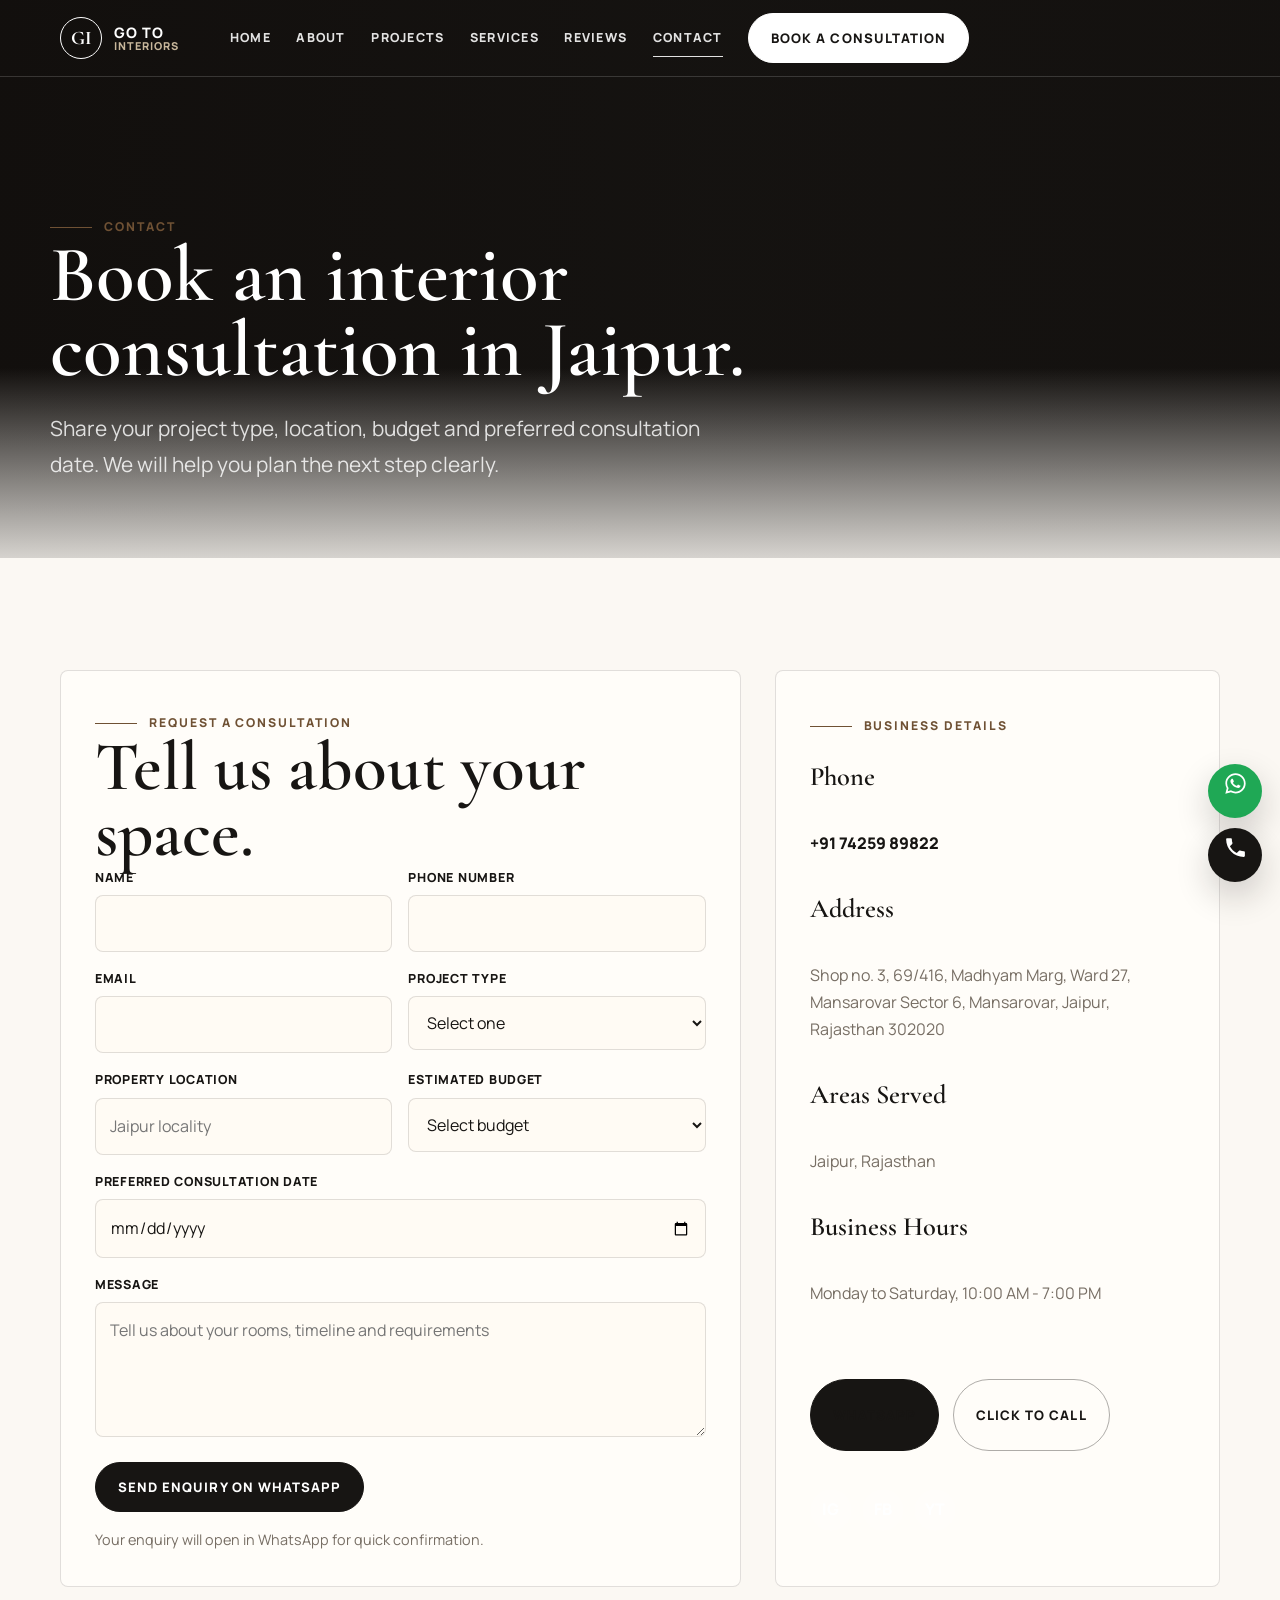
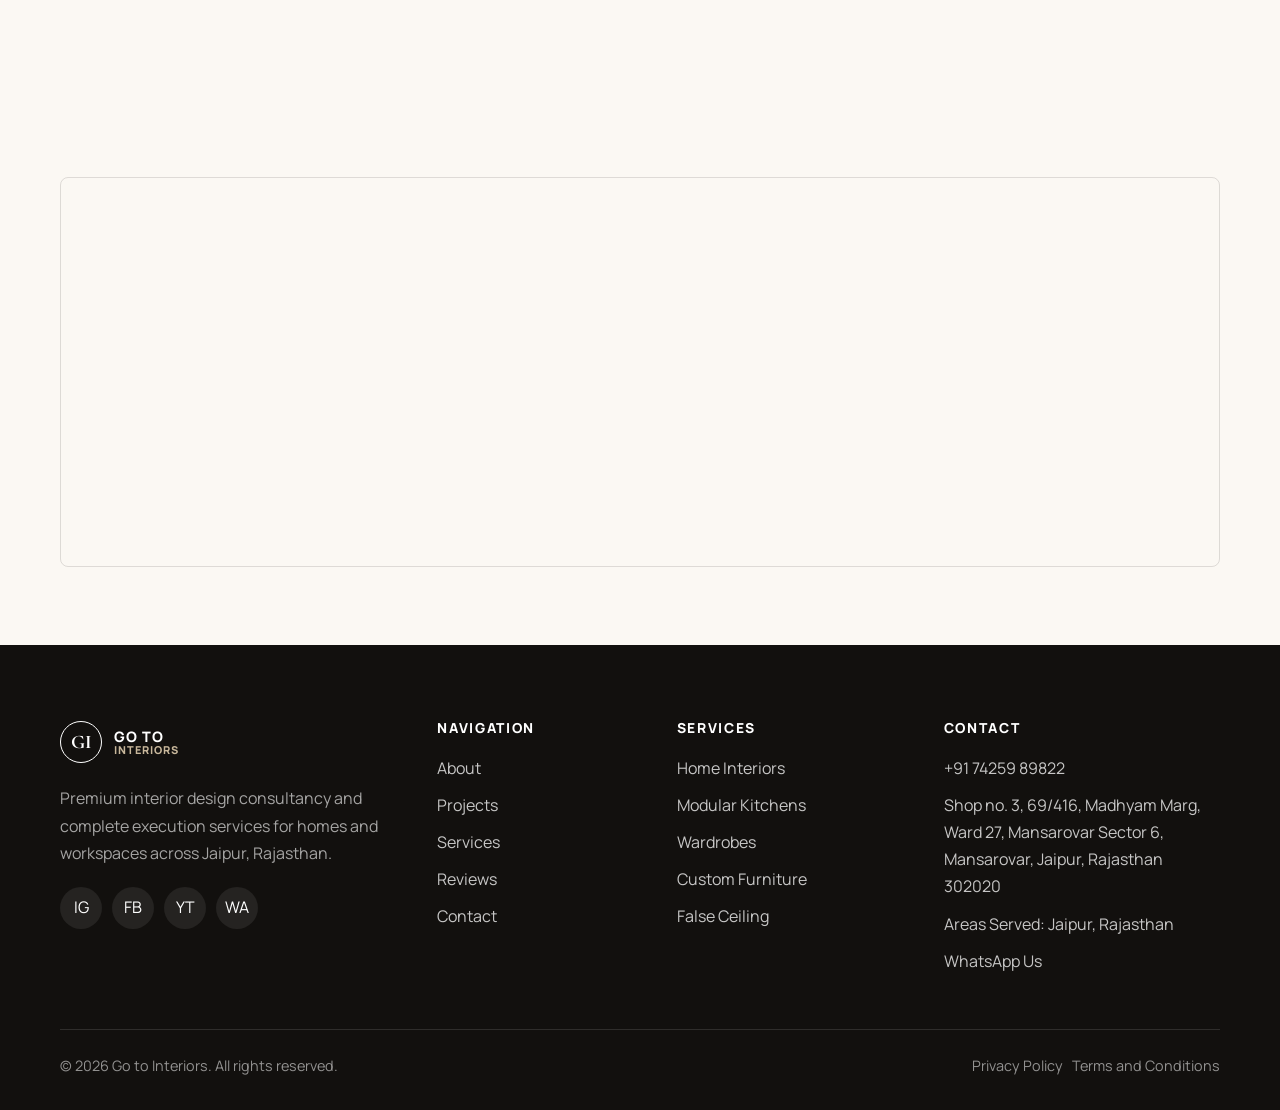
<file: contact.html>
<!doctype html>
<html lang="en">
<head>
  <meta charset="utf-8">
  <meta name="viewport" content="width=device-width, initial-scale=1">
  <title>Contact Interior Designer in Jaipur | Go to Interiors</title>
  <meta name="description" content="Contact Go to Interiors for interior design consultancy, complete home interiors, modular kitchens, wardrobes and execution services in Jaipur, Rajasthan.">
  <meta property="og:title" content="Contact Go to Interiors">
  <meta property="og:description" content="Book a consultation for interior design and execution in Jaipur.">
  <meta property="og:type" content="website">
  <link rel="preconnect" href="https://fonts.googleapis.com">
  <link rel="preconnect" href="https://fonts.gstatic.com" crossorigin>
  <link href="https://fonts.googleapis.com/css2?family=Cormorant+Garamond:wght@500;600;700&family=Manrope:wght@400;500;700;800;900&display=swap" rel="stylesheet">
  <link rel="stylesheet" href="assets/css/styles.css">
</head>
<body>
  <header class="site-header">
    <div class="container nav-wrap">
      <a class="brand" href="index.html"><span class="brand-mark">GI</span><span class="brand-text"><span>Go to</span><span>Interiors</span></span></a>
      <nav class="nav-links" aria-label="Primary navigation"><a href="index.html">Home</a><a href="about.html">About</a><a href="projects.html">Projects</a><a href="services.html">Services</a><a href="reviews.html">Reviews</a><a href="contact.html">Contact</a><a class="btn light" href="contact.html">Book a Consultation</a></nav>
      <button class="menu-toggle" type="button" aria-label="Open menu" aria-expanded="false"><span></span><span></span><span></span></button>
    </div>
  </header>

  <main>
    <section class="hero page-hero" style="--hero-image: url('https://images.unsplash.com/photo-1618220179428-22790b461013?auto=format&fit=crop&w=1800&q=82');">
      <div class="hero-inner reveal">
        <span class="eyebrow">Contact</span>
        <h1>Book an interior consultation in Jaipur.</h1>
        <p>Share your project type, location, budget and preferred consultation date. We will help you plan the next step clearly.</p>
      </div>
    </section>

    <section class="section">
      <div class="container contact-grid">
        <div class="contact-panel reveal">
          <span class="eyebrow">Request a Consultation</span>
          <h2>Tell us about your space.</h2>
          <form class="form-grid" data-enquiry-form>
            <div class="field"><label for="name">Name</label><input id="name" name="name" type="text" autocomplete="name" required></div>
            <div class="field"><label for="phone">Phone number</label><input id="phone" name="phone" type="tel" autocomplete="tel" required></div>
            <div class="field"><label for="email">Email</label><input id="email" name="email" type="email" autocomplete="email"></div>
            <div class="field"><label for="projectType">Project type</label><select id="projectType" name="projectType" required><option value="">Select one</option><option>Complete Home Interiors</option><option>Modular Kitchen</option><option>Modular Wardrobe</option><option>Custom Furniture</option><option>Commercial Interiors</option><option>Renovation</option><option>Other</option></select></div>
            <div class="field"><label for="location">Property location</label><input id="location" name="location" type="text" placeholder="Jaipur locality"></div>
            <div class="field"><label for="budget">Estimated budget</label><select id="budget" name="budget"><option value="">Select budget</option><option>Under 2 lakh</option><option>2 lakh to 5 lakh</option><option>5 lakh to 10 lakh</option><option>10 lakh to 25 lakh</option><option>25 lakh and above</option></select></div>
            <div class="field full"><label for="date">Preferred consultation date</label><input id="date" name="date" type="date"></div>
            <div class="field full"><label for="message">Message</label><textarea id="message" name="message" placeholder="Tell us about your rooms, timeline and requirements"></textarea></div>
            <div class="field full"><button class="btn" type="submit">Send Enquiry on WhatsApp</button><p class="form-note" aria-live="polite">Your enquiry will open in WhatsApp for quick confirmation.</p></div>
          </form>
        </div>

        <aside class="contact-panel contact-list reveal">
          <span class="eyebrow">Business Details</span>
          <h3>Phone</h3>
          <a href="tel:+917425989822">+91 74259 89822</a>
          <h3>Address</h3>
          <p>Shop no. 3, 69/416, Madhyam Marg, Ward 27, Mansarovar Sector 6, Mansarovar, Jaipur, Rajasthan 302020</p>
          <h3>Areas Served</h3>
          <p>Jaipur, Rajasthan</p>
          <h3>Business Hours</h3>
          <p>Monday to Saturday, 10:00 AM - 7:00 PM</p>
          <div class="inline-actions"><a class="btn" data-whatsapp-link target="_blank" rel="noopener">WhatsApp</a><a class="btn ghost" href="tel:+917425989822">Click to Call</a></div>
          <div class="socials"><a href="https://www.instagram.com/" target="_blank" rel="noopener" aria-label="Instagram">IG</a><a href="https://www.facebook.com/" target="_blank" rel="noopener" aria-label="Facebook">FB</a><a href="https://www.youtube.com/" target="_blank" rel="noopener" aria-label="YouTube">YT</a></div>
        </aside>
      </div>
    </section>

    <section class="section tight">
      <div class="container">
        <div class="map-wrap reveal">
          <iframe title="Go to Interiors Jaipur map" loading="lazy" referrerpolicy="no-referrer-when-downgrade" src="https://www.google.com/maps?q=Karni%20Palace%20Road%2C%20Shree%20Ram%20Nagar-A%2C%20Panchyawala%2C%20Jaipur%2C%20Rajasthan%20302034&output=embed"></iframe>
        </div>
      </div>
    </section>
  </main>

  <footer class="site-footer">
    <div class="container footer-grid">
      <div><a class="brand" href="index.html"><span class="brand-mark">GI</span><span class="brand-text"><span>Go to</span><span>Interiors</span></span></a><p>Premium interior design consultancy and complete execution services for homes and workspaces across Jaipur, Rajasthan.</p><div class="socials"><a href="https://www.instagram.com/" target="_blank" rel="noopener">IG</a><a href="https://www.facebook.com/" target="_blank" rel="noopener">FB</a><a href="https://www.youtube.com/" target="_blank" rel="noopener">YT</a><a data-whatsapp-link target="_blank" rel="noopener">WA</a></div></div>
      <div class="footer-col"><h3>Navigation</h3><div class="footer-links"><a href="about.html">About</a><a href="projects.html">Projects</a><a href="services.html">Services</a><a href="reviews.html">Reviews</a><a href="contact.html">Contact</a></div></div>
      <div class="footer-col"><h3>Services</h3><div class="footer-links"><a href="services.html">Home Interiors</a><a href="services.html">Modular Kitchens</a><a href="services.html">Wardrobes</a><a href="services.html">Custom Furniture</a><a href="services.html">False Ceiling</a></div></div>
      <div class="footer-col"><h3>Contact</h3><div class="footer-links"><a href="tel:+917425989822">+91 74259 89822</a><span>Shop no. 3, 69/416, Madhyam Marg, Ward 27, Mansarovar Sector 6, Mansarovar, Jaipur, Rajasthan 302020</span><span>Areas Served: Jaipur, Rajasthan</span><a data-whatsapp-link target="_blank" rel="noopener">WhatsApp Us</a></div></div>
    </div>
    <div class="container footer-bottom"><span>&copy; 2026 Go to Interiors. All rights reserved.</span><span><a href="privacy.html">Privacy Policy</a> &nbsp; <a href="terms.html">Terms and Conditions</a></span></div>
  </footer>
  <div class="floating-contact"><a data-whatsapp-link target="_blank" rel="noopener">WA</a><a href="tel:+917425989822">Call</a></div>
  <div class="mobile-contact-bar"><a data-whatsapp-link target="_blank" rel="noopener">WhatsApp</a><a href="tel:+917425989822">Call Now</a></div>
  <script src="assets/js/site.js" defer></script>
</body>
</html>
</file>
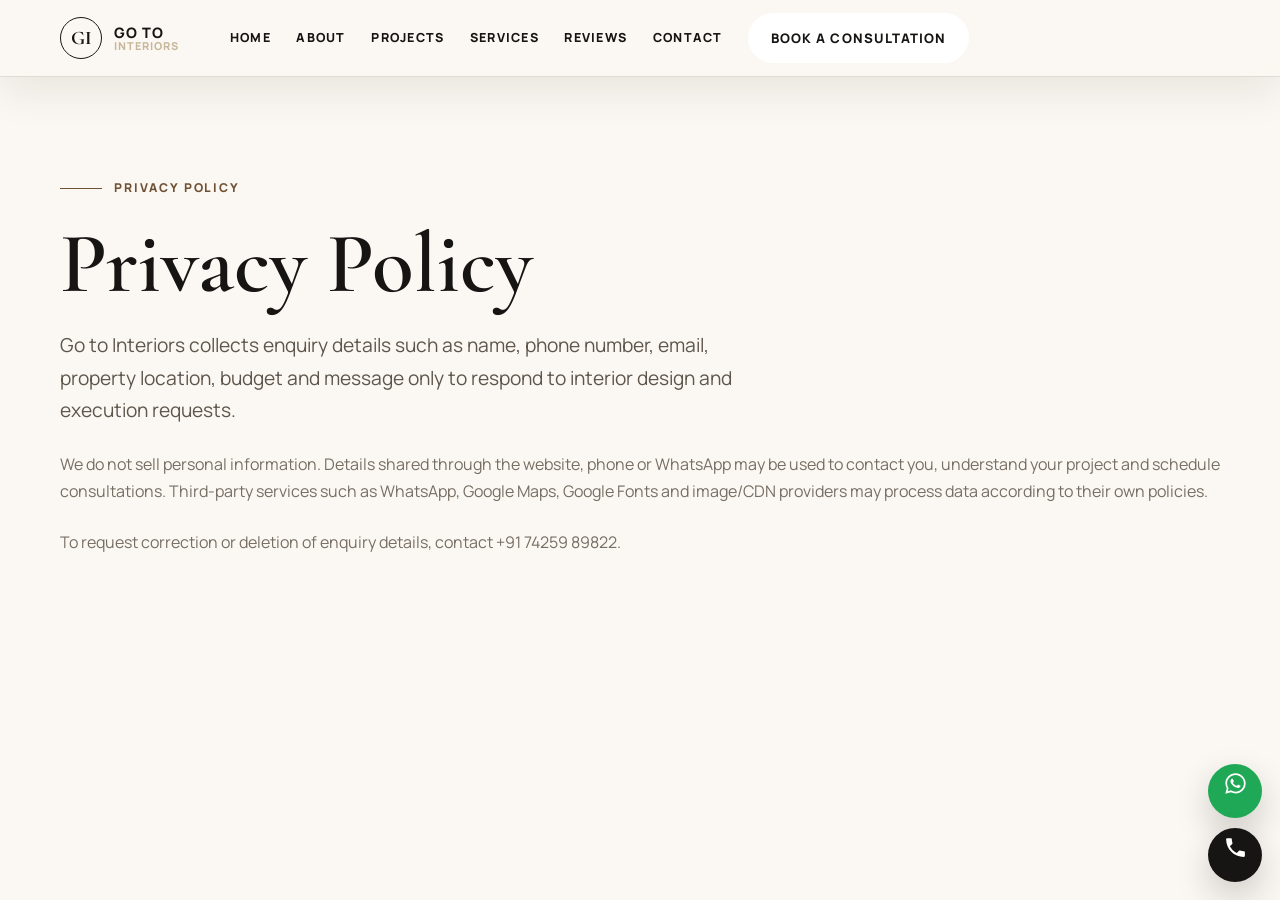
<file: privacy.html>
<!doctype html>
<html lang="en">
<head>
  <meta charset="utf-8">
  <meta name="viewport" content="width=device-width, initial-scale=1">
  <title>Privacy Policy | Go to Interiors</title>
  <meta name="description" content="Privacy policy for Go to Interiors interior design enquiries and website contact forms.">
  <link rel="preconnect" href="https://fonts.googleapis.com">
  <link rel="preconnect" href="https://fonts.gstatic.com" crossorigin>
  <link href="https://fonts.googleapis.com/css2?family=Cormorant+Garamond:wght@500;600;700&family=Manrope:wght@400;500;700;800;900&display=swap" rel="stylesheet">
  <link rel="stylesheet" href="assets/css/styles.css">
</head>
<body>
  <header class="site-header light-bg">
    <div class="container nav-wrap">
      <a class="brand" href="index.html"><span class="brand-mark">GI</span><span class="brand-text"><span>Go to</span><span>Interiors</span></span></a>
      <nav class="nav-links" aria-label="Primary navigation"><a href="index.html">Home</a><a href="about.html">About</a><a href="projects.html">Projects</a><a href="services.html">Services</a><a href="reviews.html">Reviews</a><a href="contact.html">Contact</a><a class="btn light" href="contact.html">Book a Consultation</a></nav>
      <button class="menu-toggle" type="button" aria-label="Open menu" aria-expanded="false"><span></span><span></span><span></span></button>
    </div>
  </header>
  <main>
    <section class="section" style="padding-top: 170px;">
      <div class="container content-stack">
        <span class="eyebrow">Privacy Policy</span>
        <h1>Privacy Policy</h1>
        <p class="lead">Go to Interiors collects enquiry details such as name, phone number, email, property location, budget and message only to respond to interior design and execution requests.</p>
        <p>We do not sell personal information. Details shared through the website, phone or WhatsApp may be used to contact you, understand your project and schedule consultations. Third-party services such as WhatsApp, Google Maps, Google Fonts and image/CDN providers may process data according to their own policies.</p>
        <p>To request correction or deletion of enquiry details, contact <a href="tel:+917425989822">+91 74259 89822</a>.</p>
      </div>
    </section>
  </main>
  <div class="floating-contact"><a data-whatsapp-link target="_blank" rel="noopener">WA</a><a href="tel:+917425989822">Call</a></div>
  <div class="mobile-contact-bar"><a data-whatsapp-link target="_blank" rel="noopener">WhatsApp</a><a href="tel:+917425989822">Call Now</a></div>
  <script src="assets/js/site.js" defer></script>
</body>
</html>
</file>
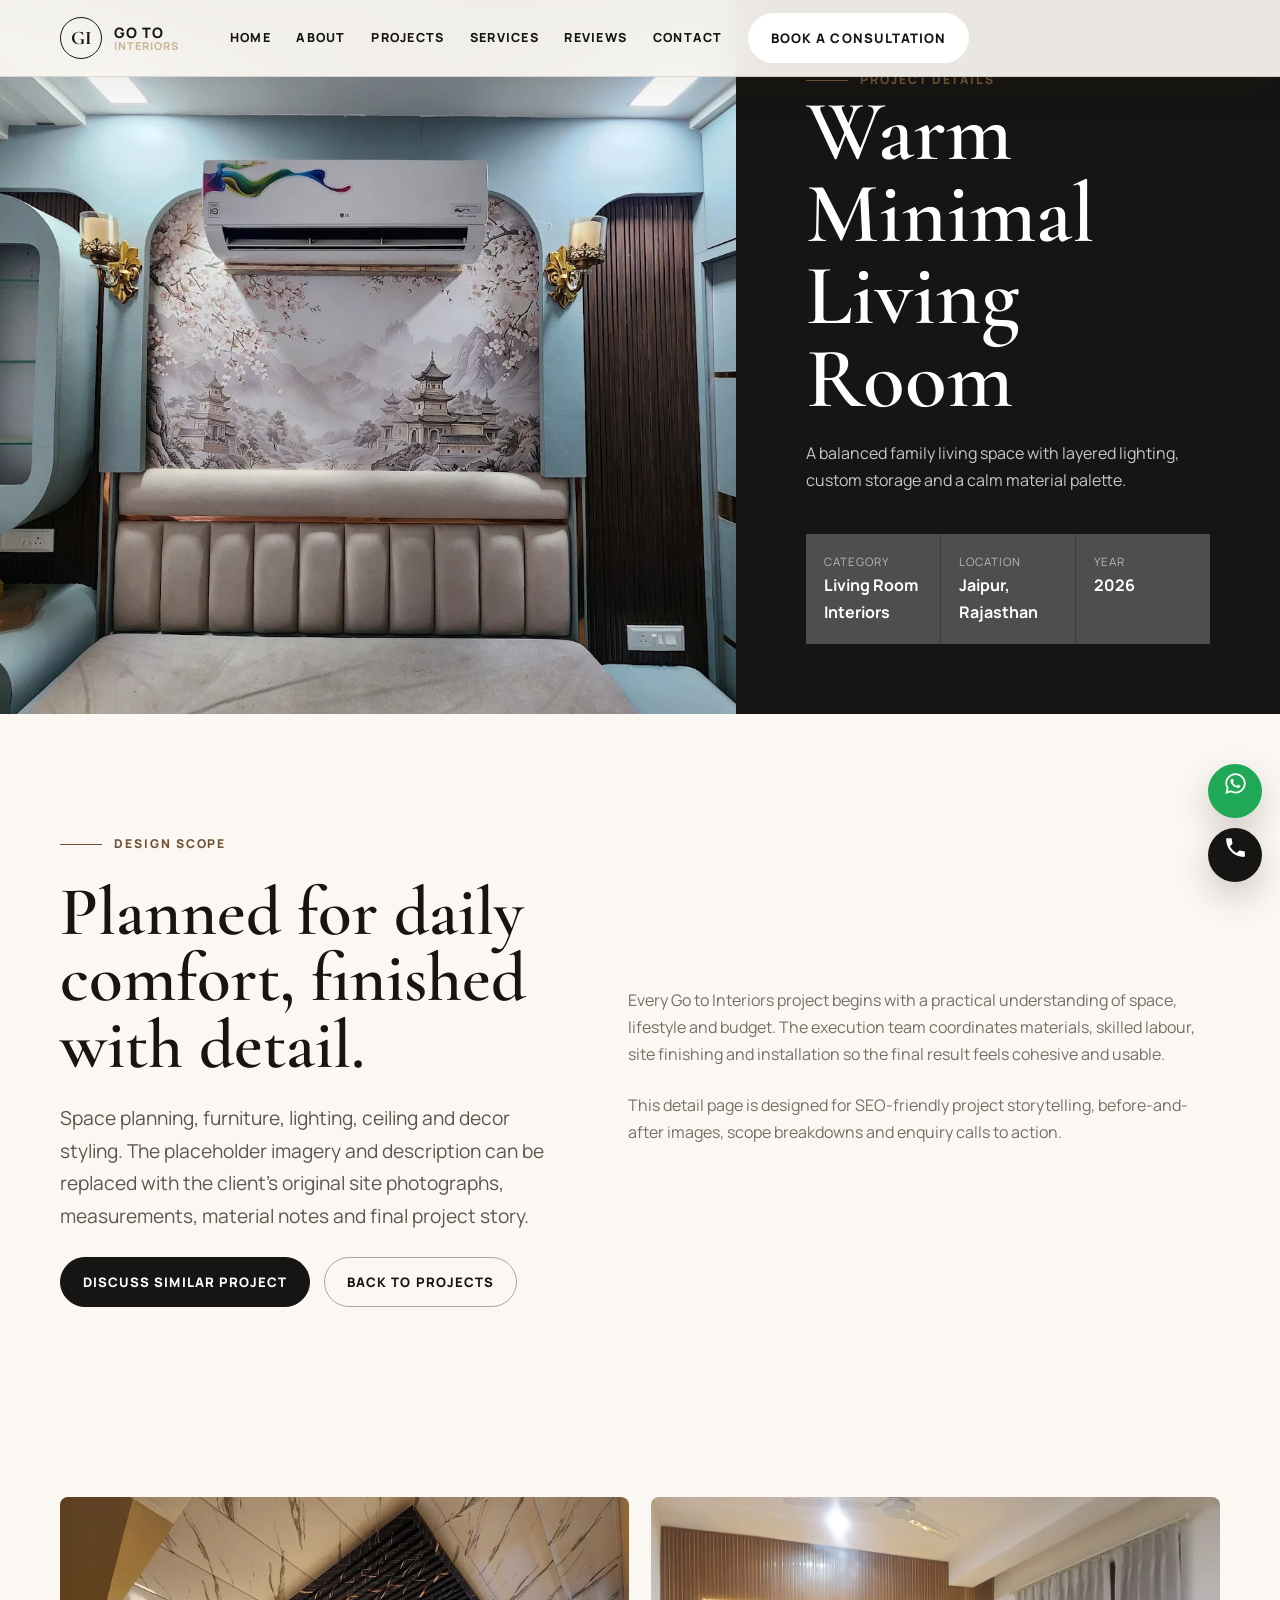
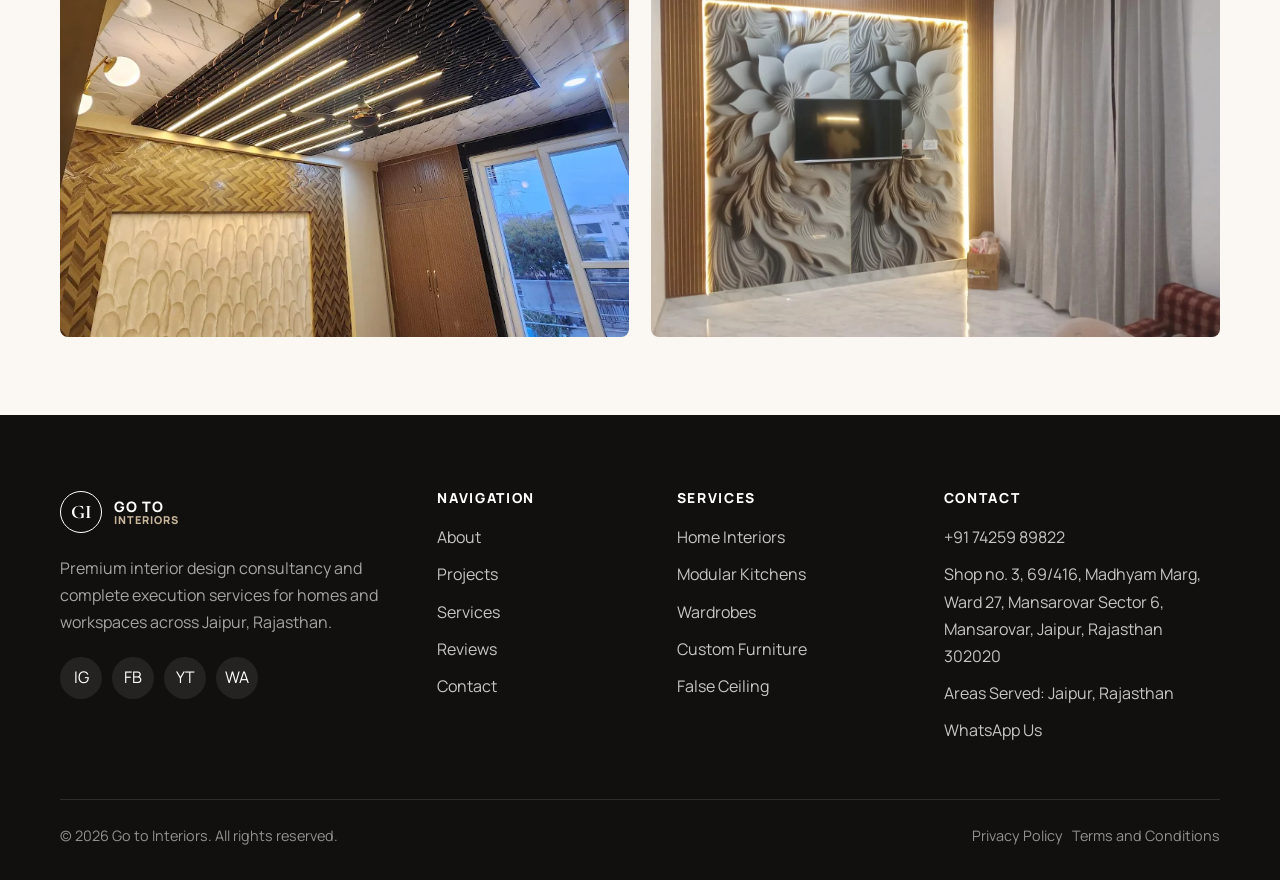
<file: project-details.html>
<!doctype html>
<html lang="en">
<head>
  <meta charset="utf-8">
  <meta name="viewport" content="width=device-width, initial-scale=1">
  <title>Project Details | Go to Interiors Jaipur</title>
  <meta name="description" content="View interior design project details by Go to Interiors in Jaipur, including room category, location, scope and gallery.">
  <meta property="og:title" content="Interior Project Details | Go to Interiors">
  <meta property="og:description" content="Premium interior project details and gallery in Jaipur.">
  <meta property="og:type" content="article">
  <link rel="preconnect" href="https://fonts.googleapis.com">
  <link rel="preconnect" href="https://fonts.gstatic.com" crossorigin>
  <link href="https://fonts.googleapis.com/css2?family=Cormorant+Garamond:wght@500;600;700&family=Manrope:wght@400;500;700;800;900&display=swap" rel="stylesheet">
  <link rel="stylesheet" href="assets/css/styles.css">
</head>
<body>
  <header class="site-header light-bg">
    <div class="container nav-wrap">
      <a class="brand" href="index.html"><span class="brand-mark">GI</span><span class="brand-text"><span>Go to</span><span>Interiors</span></span></a>
      <nav class="nav-links" aria-label="Primary navigation"><a href="index.html">Home</a><a href="about.html">About</a><a href="projects.html">Projects</a><a href="services.html">Services</a><a href="reviews.html">Reviews</a><a href="contact.html">Contact</a><a class="btn light" href="contact.html">Book a Consultation</a></nav>
      <button class="menu-toggle" type="button" aria-label="Open menu" aria-expanded="false"><span></span><span></span><span></span></button>
    </div>
  </header>

  <main data-project-detail></main>

  <footer class="site-footer">
    <div class="container footer-grid">
      <div><a class="brand" href="index.html"><span class="brand-mark">GI</span><span class="brand-text"><span>Go to</span><span>Interiors</span></span></a><p>Premium interior design consultancy and complete execution services for homes and workspaces across Jaipur, Rajasthan.</p><div class="socials"><a href="https://www.instagram.com/" target="_blank" rel="noopener">IG</a><a href="https://www.facebook.com/" target="_blank" rel="noopener">FB</a><a href="https://www.youtube.com/" target="_blank" rel="noopener">YT</a><a data-whatsapp-link target="_blank" rel="noopener">WA</a></div></div>
      <div class="footer-col"><h3>Navigation</h3><div class="footer-links"><a href="about.html">About</a><a href="projects.html">Projects</a><a href="services.html">Services</a><a href="reviews.html">Reviews</a><a href="contact.html">Contact</a></div></div>
      <div class="footer-col"><h3>Services</h3><div class="footer-links"><a href="services.html">Home Interiors</a><a href="services.html">Modular Kitchens</a><a href="services.html">Wardrobes</a><a href="services.html">Custom Furniture</a><a href="services.html">False Ceiling</a></div></div>
      <div class="footer-col"><h3>Contact</h3><div class="footer-links"><a href="tel:+917425989822">+91 74259 89822</a><span>Shop no. 3, 69/416, Madhyam Marg, Ward 27, Mansarovar Sector 6, Mansarovar, Jaipur, Rajasthan 302020</span><span>Areas Served: Jaipur, Rajasthan</span><a data-whatsapp-link target="_blank" rel="noopener">WhatsApp Us</a></div></div>
    </div>
    <div class="container footer-bottom"><span>&copy; 2026 Go to Interiors. All rights reserved.</span><span><a href="privacy.html">Privacy Policy</a> &nbsp; <a href="terms.html">Terms and Conditions</a></span></div>
  </footer>
  <div class="floating-contact"><a data-whatsapp-link target="_blank" rel="noopener">WA</a><a href="tel:+917425989822">Call</a></div>
  <div class="mobile-contact-bar"><a data-whatsapp-link target="_blank" rel="noopener">WhatsApp</a><a href="tel:+917425989822">Call Now</a></div>
  <script src="assets/js/site.js" defer></script>
</body>
</html>
</file>
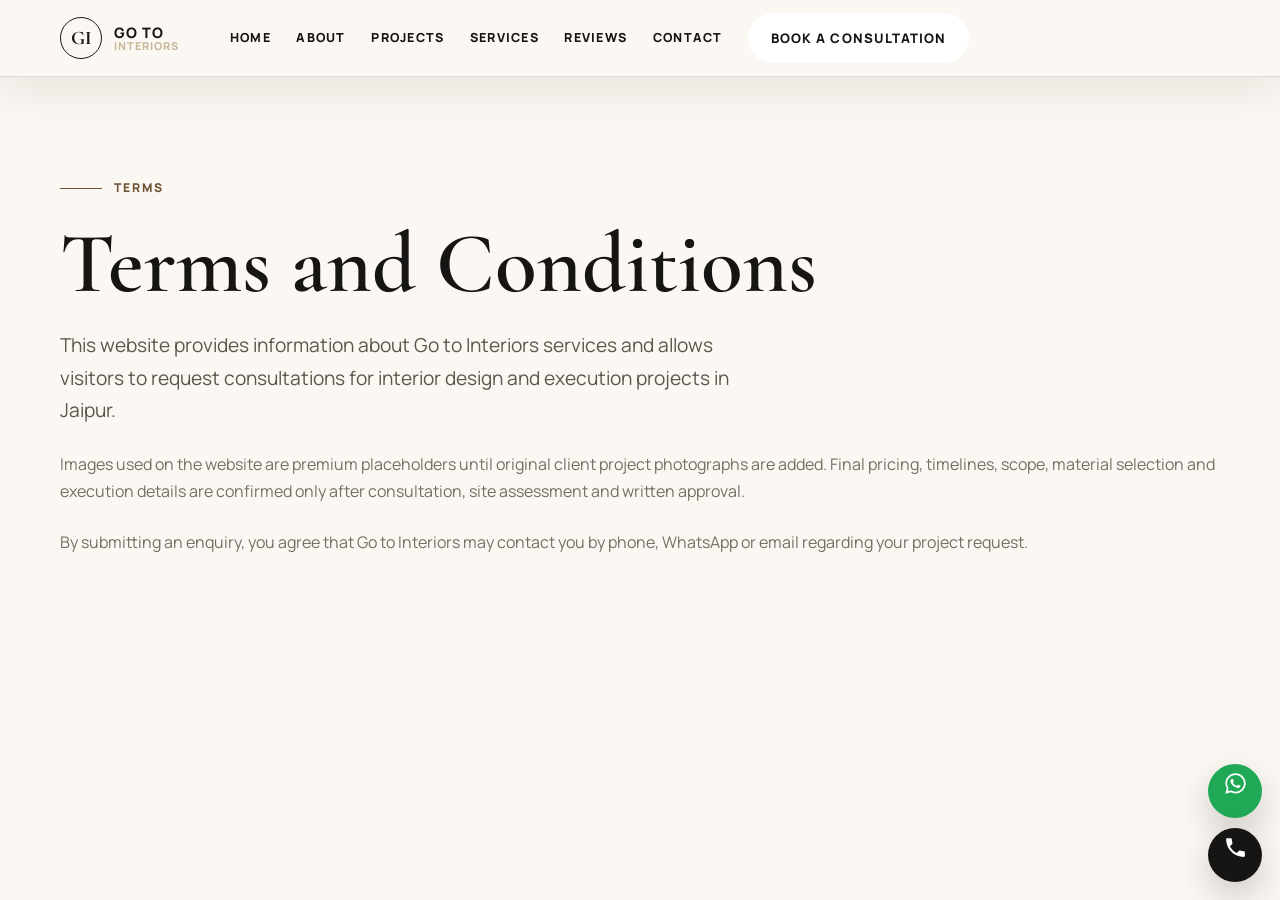
<file: terms.html>
<!doctype html>
<html lang="en">
<head>
  <meta charset="utf-8">
  <meta name="viewport" content="width=device-width, initial-scale=1">
  <title>Terms and Conditions | Go to Interiors</title>
  <meta name="description" content="Website terms and conditions for Go to Interiors interior design and execution enquiries.">
  <link rel="preconnect" href="https://fonts.googleapis.com">
  <link rel="preconnect" href="https://fonts.gstatic.com" crossorigin>
  <link href="https://fonts.googleapis.com/css2?family=Cormorant+Garamond:wght@500;600;700&family=Manrope:wght@400;500;700;800;900&display=swap" rel="stylesheet">
  <link rel="stylesheet" href="assets/css/styles.css">
</head>
<body>
  <header class="site-header light-bg">
    <div class="container nav-wrap">
      <a class="brand" href="index.html"><span class="brand-mark">GI</span><span class="brand-text"><span>Go to</span><span>Interiors</span></span></a>
      <nav class="nav-links" aria-label="Primary navigation"><a href="index.html">Home</a><a href="about.html">About</a><a href="projects.html">Projects</a><a href="services.html">Services</a><a href="reviews.html">Reviews</a><a href="contact.html">Contact</a><a class="btn light" href="contact.html">Book a Consultation</a></nav>
      <button class="menu-toggle" type="button" aria-label="Open menu" aria-expanded="false"><span></span><span></span><span></span></button>
    </div>
  </header>
  <main>
    <section class="section" style="padding-top: 170px;">
      <div class="container content-stack">
        <span class="eyebrow">Terms</span>
        <h1>Terms and Conditions</h1>
        <p class="lead">This website provides information about Go to Interiors services and allows visitors to request consultations for interior design and execution projects in Jaipur.</p>
        <p>Images used on the website are premium placeholders until original client project photographs are added. Final pricing, timelines, scope, material selection and execution details are confirmed only after consultation, site assessment and written approval.</p>
        <p>By submitting an enquiry, you agree that Go to Interiors may contact you by phone, WhatsApp or email regarding your project request.</p>
      </div>
    </section>
  </main>
  <div class="floating-contact"><a data-whatsapp-link target="_blank" rel="noopener">WA</a><a href="tel:+917425989822">Call</a></div>
  <div class="mobile-contact-bar"><a data-whatsapp-link target="_blank" rel="noopener">WhatsApp</a><a href="tel:+917425989822">Call Now</a></div>
  <script src="assets/js/site.js" defer></script>
</body>
</html>
</file>
<file: assets/css/styles.css>
:root {
  --paper: #fbf8f3;
  --surface: #fffdf9;
  --sand: #eadfce;
  --stone: #c8b79b;
  --bronze: #9b7651;
  --bronze-dark: #6f5134;
  --charcoal: #171513;
  --ink: #2b2723;
  --muted: #776e64;
  --line: rgba(23, 21, 19, 0.13);
  --white: #ffffff;
  --shadow: 0 24px 70px rgba(23, 21, 19, 0.13);
  --radius: 8px;
  --heading: "Cormorant Garamond", Georgia, serif;
  --body: "Manrope", Arial, sans-serif;
}

*,
*::before,
*::after {
  box-sizing: border-box;
}

html {
  scroll-behavior: smooth;
}

body {
  margin: 0;
  font-family: var(--body);
  color: var(--ink);
  background: var(--paper);
  line-height: 1.7;
  text-rendering: optimizeLegibility;
}

body.menu-open {
  overflow: hidden;
}

img {
  display: block;
  max-width: 100%;
}

a {
  color: inherit;
  text-decoration: none;
}

button,
input,
select,
textarea {
  font: inherit;
}

button {
  cursor: pointer;
}

::selection {
  color: var(--white);
  background: var(--bronze);
}

.container {
  width: min(1160px, calc(100% - 40px));
  margin-inline: auto;
}

.section {
  padding: 112px 0;
}

.section.tight {
  padding: 78px 0;
}

.eyebrow {
  display: inline-flex;
  align-items: center;
  gap: 12px;
  color: var(--bronze-dark);
  font-size: 0.76rem;
  font-weight: 800;
  letter-spacing: 0.16em;
  text-transform: uppercase;
}

.eyebrow::before {
  content: "";
  width: 42px;
  height: 1px;
  background: currentColor;
}

h1,
h2,
h3,
h4 {
  margin: 0;
  color: var(--charcoal);
  font-family: var(--heading);
  font-weight: 600;
  letter-spacing: 0;
  line-height: 0.96;
}

h1 {
  font-size: clamp(2.8rem, 6.7vw, 6.2rem);
}

h2 {
  font-size: clamp(2.45rem, 5.4vw, 5rem);
}

h3 {
  font-size: clamp(1.55rem, 2.8vw, 2.5rem);
}

p {
  margin: 0;
  color: var(--muted);
}

.lead {
  max-width: 680px;
  font-size: clamp(1rem, 1.6vw, 1.2rem);
  color: #5e554c;
}

.section-head {
  display: grid;
  grid-template-columns: minmax(0, 0.95fr) minmax(280px, 0.65fr);
  gap: 40px;
  align-items: end;
  margin-bottom: 48px;
}

.section-head.center {
  display: block;
  max-width: 760px;
  margin-inline: auto;
  text-align: center;
}

.section-head.center .eyebrow {
  justify-content: center;
}

.section-head.center .eyebrow::after {
  content: "";
  width: 42px;
  height: 1px;
  background: currentColor;
}

.section-head h2 {
  margin-top: 14px;
}

.section-head p {
  margin-top: 20px;
}

.btn {
  display: inline-flex;
  align-items: center;
  justify-content: center;
  gap: 10px;
  min-height: 48px;
  padding: 13px 22px;
  border: 1px solid var(--charcoal);
  border-radius: 999px;
  background: var(--charcoal);
  color: var(--white);
  font-size: 0.82rem;
  font-weight: 800;
  letter-spacing: 0.08em;
  text-transform: uppercase;
  transition: transform 220ms ease, background 220ms ease, color 220ms ease, border-color 220ms ease;
}

.btn:hover,
.btn:focus-visible {
  transform: translateY(-2px);
  background: var(--bronze);
  border-color: var(--bronze);
}

.btn.ghost {
  background: transparent;
  color: var(--charcoal);
  border-color: rgba(23, 21, 19, 0.35);
}

.btn.ghost:hover,
.btn.ghost:focus-visible {
  background: var(--charcoal);
  color: var(--white);
  border-color: var(--charcoal);
}

.btn.light {
  background: var(--white);
  color: var(--charcoal);
  border-color: var(--white);
}

.btn.light:hover,
.btn.light:focus-visible {
  background: var(--bronze);
  color: var(--white);
  border-color: var(--bronze);
}

.site-header {
  position: fixed;
  inset: 0 0 auto;
  z-index: 1000;
  border-bottom: 1px solid rgba(255, 255, 255, 0.16);
  transition: background 240ms ease, box-shadow 240ms ease, border-color 240ms ease;
}

.site-header.is-scrolled,
.site-header.light-bg {
  background: rgba(251, 248, 243, 0.93);
  border-color: var(--line);
  box-shadow: 0 16px 42px rgba(23, 21, 19, 0.08);
  backdrop-filter: blur(18px);
}

.nav-wrap {
  display: flex;
  align-items: center;
  justify-content: flex-start;
  gap: clamp(30px, 4vw, 64px);
  min-height: 76px;
}

.brand {
  display: inline-flex;
  align-items: center;
  gap: 12px;
  color: var(--white);
  font-weight: 900;
  letter-spacing: 0.06em;
  text-transform: uppercase;
}

.site-header.is-scrolled .brand,
.site-header.light-bg .brand {
  color: var(--charcoal);
}

.brand-mark {
  display: grid;
  width: 42px;
  height: 42px;
  place-items: center;
  border: 1px solid currentColor;
  border-radius: 50%;
  font-family: var(--heading);
  font-size: 1.2rem;
  letter-spacing: 0;
}

.brand-text {
  display: grid;
  line-height: 1.05;
}

.brand-text span:first-child {
  font-size: 0.9rem;
}

.brand-text span:last-child {
  font-size: 0.68rem;
  color: var(--stone);
}

.nav-links {
  display: flex;
  align-items: center;
  gap: clamp(18px, 2vw, 28px);
}

.nav-links a:not(.btn) {
  position: relative;
  color: rgba(255, 255, 255, 0.88);
  font-size: 0.78rem;
  font-weight: 800;
  letter-spacing: 0.1em;
  text-transform: uppercase;
}

.site-header.is-scrolled .nav-links a:not(.btn),
.site-header.light-bg .nav-links a:not(.btn) {
  color: var(--charcoal);
}

.nav-links a:not(.btn)::after {
  position: absolute;
  right: 0;
  bottom: -8px;
  left: auto;
  width: 0;
  height: 1px;
  content: "";
  background: currentColor;
  transition: width 220ms ease, left 220ms ease;
}

.nav-links a:hover::after,
.nav-links a.active::after {
  right: auto;
  left: 0;
  width: 100%;
}

.menu-toggle {
  display: none;
  width: 48px;
  height: 48px;
  border: 1px solid rgba(255, 255, 255, 0.35);
  border-radius: 50%;
  background: transparent;
  color: var(--white);
}

.site-header.is-scrolled .menu-toggle,
.site-header.light-bg .menu-toggle {
  color: var(--charcoal);
  border-color: var(--line);
}

.menu-toggle span {
  display: block;
  width: 18px;
  height: 1px;
  margin: 5px auto;
  background: currentColor;
  transition: transform 220ms ease, opacity 220ms ease;
}

.menu-open .menu-toggle span:nth-child(1) {
  transform: translateY(6px) rotate(45deg);
}

.menu-open .menu-toggle span:nth-child(2) {
  opacity: 0;
}

.menu-open .menu-toggle span:nth-child(3) {
  transform: translateY(-6px) rotate(-45deg);
}

.hero {
  position: relative;
  min-height: 100svh;
  display: grid;
  align-items: end;
  overflow: hidden;
  color: var(--white);
  background: var(--charcoal);
}

.hero::before {
  position: absolute;
  inset: 0;
  content: "";
  background:
    linear-gradient(90deg, rgba(17, 14, 12, 0.84), rgba(17, 14, 12, 0.36) 56%, rgba(17, 14, 12, 0.55)),
    var(--hero-image) center / cover no-repeat;
  animation: heroZoom 15s ease-in-out infinite alternate;
}

.hero::after {
  position: absolute;
  inset: auto 0 0;
  height: 34%;
  content: "";
  background: linear-gradient(0deg, var(--paper), transparent);
  opacity: 0.84;
}

@keyframes heroZoom {
  from {
    transform: scale(1);
  }
  to {
    transform: scale(1.07);
  }
}

.hero-inner {
  position: relative;
  z-index: 1;
  width: min(1180px, calc(100% - 40px));
  margin: 0 auto;
  padding: 108px 0 52px;
}

.hero-content {
  max-width: 810px;
}

.hero h1 {
  color: var(--white);
  font-size: clamp(3rem, 6.2vw, 6rem);
  line-height: 0.94;
  text-wrap: balance;
}

.hero p {
  max-width: 660px;
  margin-top: 24px;
  color: rgba(255, 255, 255, 0.82);
  font-size: clamp(1.02rem, 1.8vw, 1.3rem);
}

.hero-actions,
.inline-actions {
  display: flex;
  flex-wrap: wrap;
  gap: 14px;
  margin-top: 32px;
}

.trust-pill {
  display: inline-flex;
  align-items: center;
  gap: 12px;
  margin-bottom: 22px;
  padding: 9px 14px;
  border: 1px solid rgba(255, 255, 255, 0.28);
  border-radius: 999px;
  color: rgba(255, 255, 255, 0.9);
  background: rgba(255, 255, 255, 0.08);
  backdrop-filter: blur(14px);
  font-size: 0.85rem;
}

.trust-pill strong {
  color: var(--white);
}

.hero-meta {
  display: grid;
  grid-template-columns: repeat(4, 1fr);
  gap: 1px;
  width: min(860px, 100%);
  margin-top: 34px;
  background: rgba(255, 255, 255, 0.16);
}

.hero-meta div {
  padding: 20px;
  background: rgba(23, 21, 19, 0.35);
  backdrop-filter: blur(10px);
}

.hero-meta b {
  display: block;
  color: var(--white);
  font-family: var(--heading);
  font-size: 2.2rem;
  line-height: 1;
}

.hero-meta span {
  color: rgba(255, 255, 255, 0.72);
  font-size: 0.78rem;
  letter-spacing: 0.08em;
  text-transform: uppercase;
}

.page-hero {
  min-height: 62vh;
}

.page-hero .hero-inner {
  padding-bottom: 76px;
}

.split {
  display: grid;
  grid-template-columns: minmax(0, 0.9fr) minmax(0, 1.1fr);
  gap: clamp(36px, 7vw, 84px);
  align-items: center;
}

.split.reverse {
  grid-template-columns: minmax(0, 1.1fr) minmax(0, 0.9fr);
}

.split-media {
  position: relative;
  min-height: 520px;
  overflow: hidden;
  border-radius: var(--radius);
  box-shadow: var(--shadow);
}

.split-media.small {
  min-height: 430px;
}

.split-media img,
.project-card img,
.service-image img,
.cta-band img,
.detail-hero img,
.review-image img {
  width: 100%;
  height: 100%;
  object-fit: cover;
  transition: transform 800ms cubic-bezier(0.19, 1, 0.22, 1);
}

.split-media:hover img,
.project-card:hover img,
.service-image:hover img,
.cta-band:hover img,
.review-image:hover img {
  transform: scale(1.055);
}

.image-label {
  position: absolute;
  right: 18px;
  bottom: 18px;
  max-width: 230px;
  padding: 18px;
  color: var(--white);
  background: rgba(23, 21, 19, 0.78);
  backdrop-filter: blur(14px);
  border-radius: var(--radius);
}

.image-label b {
  display: block;
  font-family: var(--heading);
  font-size: 1.8rem;
  line-height: 1;
}

.content-stack > * + * {
  margin-top: 24px;
}

.stats-grid {
  display: grid;
  grid-template-columns: repeat(4, 1fr);
  border-top: 1px solid var(--line);
  border-left: 1px solid var(--line);
}

.stat {
  padding: 28px 22px;
  border-right: 1px solid var(--line);
  border-bottom: 1px solid var(--line);
  background: rgba(255, 255, 255, 0.42);
}

.stat b {
  display: block;
  color: var(--charcoal);
  font-family: var(--heading);
  font-size: 2.7rem;
  line-height: 1;
}

.stat span {
  display: block;
  margin-top: 9px;
  color: var(--muted);
  font-size: 0.78rem;
  font-weight: 800;
  letter-spacing: 0.08em;
  text-transform: uppercase;
}

.project-grid {
  display: grid;
  grid-template-columns: repeat(12, 1fr);
  gap: 22px;
}

.project-card {
  position: relative;
  min-height: 420px;
  grid-column: span 4;
  overflow: hidden;
  border-radius: var(--radius);
  background: var(--charcoal);
  box-shadow: 0 16px 48px rgba(23, 21, 19, 0.12);
}

.project-card.featured {
  grid-column: span 8;
}

.project-card.tall {
  min-height: 540px;
}

.project-card::after {
  position: absolute;
  inset: 0;
  content: "";
  background: linear-gradient(180deg, transparent 34%, rgba(17, 14, 12, 0.88));
}

.project-card img {
  position: absolute;
  inset: 0;
}

.project-info {
  position: absolute;
  inset: auto 0 0;
  z-index: 1;
  padding: 28px;
  color: var(--white);
}

.project-info h3 {
  color: var(--white);
}

.project-info p {
  margin-top: 8px;
  color: rgba(255, 255, 255, 0.76);
}

.project-kicker {
  display: flex;
  justify-content: space-between;
  gap: 18px;
  margin-bottom: 12px;
  color: rgba(255, 255, 255, 0.78);
  font-size: 0.74rem;
  font-weight: 800;
  letter-spacing: 0.1em;
  text-transform: uppercase;
}

.text-link {
  display: inline-flex;
  gap: 8px;
  margin-top: 18px;
  color: inherit;
  font-size: 0.78rem;
  font-weight: 900;
  letter-spacing: 0.09em;
  text-transform: uppercase;
}

.filter-bar {
  display: flex;
  flex-wrap: wrap;
  gap: 10px;
  margin-bottom: 34px;
}

.filter-btn {
  padding: 10px 16px;
  border: 1px solid var(--line);
  border-radius: 999px;
  color: var(--muted);
  background: transparent;
  font-size: 0.78rem;
  font-weight: 800;
  letter-spacing: 0.06em;
  text-transform: uppercase;
}

.filter-btn.active,
.filter-btn:hover {
  color: var(--white);
  background: var(--charcoal);
  border-color: var(--charcoal);
}

.service-grid {
  display: grid;
  grid-template-columns: repeat(3, 1fr);
  border-top: 1px solid var(--line);
  border-left: 1px solid var(--line);
}

.service-card,
.why-card,
.process-step,
.review-card,
.contact-panel {
  background: rgba(255, 255, 255, 0.48);
  border-right: 1px solid var(--line);
  border-bottom: 1px solid var(--line);
}

.service-card {
  min-height: 285px;
  padding: 34px 30px;
  transition: background 220ms ease, transform 220ms ease, box-shadow 220ms ease;
}

.service-card:hover {
  position: relative;
  z-index: 1;
  transform: translateY(-6px);
  background: var(--surface);
  box-shadow: var(--shadow);
}

.icon {
  display: grid;
  width: 48px;
  height: 48px;
  margin-bottom: 30px;
  place-items: center;
  border: 1px solid var(--stone);
  border-radius: 50%;
  color: var(--bronze-dark);
  font-family: var(--heading);
  font-size: 1.35rem;
}

.service-card h3 {
  font-size: 1.85rem;
}

.service-card p {
  margin-top: 16px;
}

.service-image {
  min-height: 530px;
  overflow: hidden;
  border-radius: var(--radius);
  box-shadow: var(--shadow);
}

.process-grid {
  display: grid;
  grid-template-columns: repeat(5, 1fr);
  border-top: 1px solid var(--line);
  border-left: 1px solid var(--line);
}

.process-step {
  padding: 34px 24px;
}

.process-step b {
  display: block;
  margin-bottom: 34px;
  color: var(--bronze);
  font-family: var(--heading);
  font-size: 3.3rem;
  line-height: 1;
}

.process-step h3 {
  font-size: 1.7rem;
}

.process-step p {
  margin-top: 14px;
}

.why-grid {
  display: grid;
  grid-template-columns: repeat(4, 1fr);
  border-top: 1px solid var(--line);
  border-left: 1px solid var(--line);
}

.why-card {
  min-height: 150px;
  padding: 26px;
}

.why-card span {
  color: var(--bronze);
  font-weight: 900;
}

.why-card h3 {
  margin-top: 18px;
  font-family: var(--body);
  font-size: 1rem;
  font-weight: 800;
  line-height: 1.45;
}

.reviews-shell {
  display: grid;
  grid-template-columns: minmax(0, 0.95fr) minmax(0, 1.05fr);
  gap: 48px;
  align-items: center;
}

.review-image {
  min-height: 560px;
  overflow: hidden;
  border-radius: var(--radius);
  box-shadow: var(--shadow);
}

.review-stage {
  position: relative;
}

.review-card {
  display: none;
  min-height: 360px;
  padding: 42px;
  border: 1px solid var(--line);
  border-radius: var(--radius);
  background: var(--surface);
  box-shadow: var(--shadow);
}

.review-card.active {
  display: block;
  animation: fadeUp 420ms ease both;
}

.stars {
  color: var(--bronze);
  font-size: 1.2rem;
  letter-spacing: 0.12em;
}

.quote {
  margin-top: 28px;
  color: var(--charcoal);
  font-family: var(--heading);
  font-size: clamp(1.45rem, 2.45vw, 2.45rem);
  line-height: 1.16;
}

.review-card cite {
  display: block;
  margin-top: 24px;
  color: var(--muted);
  font-style: normal;
  font-weight: 800;
}

.review-card cite + p {
  margin-top: 6px;
  font-size: 0.84rem;
}

.slider-controls {
  display: flex;
  gap: 10px;
  margin-top: 22px;
}

.slider-controls button {
  width: 44px;
  height: 44px;
  border: 1px solid var(--line);
  border-radius: 50%;
  background: transparent;
  color: var(--charcoal);
}

.cta-band {
  position: relative;
  min-height: 560px;
  display: grid;
  align-items: center;
  overflow: hidden;
  border-radius: var(--radius);
  background: var(--charcoal);
}

.cta-band img {
  position: absolute;
  inset: 0;
  opacity: 0.72;
}

.cta-band::after {
  position: absolute;
  inset: 0;
  content: "";
  background: linear-gradient(90deg, rgba(17, 14, 12, 0.88), rgba(17, 14, 12, 0.38));
}

.cta-content {
  position: relative;
  z-index: 1;
  max-width: 680px;
  padding: clamp(30px, 8vw, 86px);
}

.cta-content h2 {
  color: var(--white);
}

.cta-content p {
  margin-top: 22px;
  color: rgba(255, 255, 255, 0.8);
}

.contact-grid {
  display: grid;
  grid-template-columns: minmax(0, 1.1fr) minmax(340px, 0.72fr);
  gap: 34px;
}

.contact-panel {
  padding: 34px;
  border: 1px solid var(--line);
  border-radius: var(--radius);
  background: var(--surface);
}

.form-grid {
  display: grid;
  grid-template-columns: repeat(2, 1fr);
  gap: 16px;
}

.field.full {
  grid-column: 1 / -1;
}

label {
  display: block;
  margin-bottom: 7px;
  color: var(--charcoal);
  font-size: 0.78rem;
  font-weight: 800;
  letter-spacing: 0.06em;
  text-transform: uppercase;
}

input,
select,
textarea {
  width: 100%;
  border: 1px solid var(--line);
  border-radius: var(--radius);
  background: #fffbf4;
  color: var(--charcoal);
  padding: 14px 14px;
  outline: none;
  transition: border-color 180ms ease, box-shadow 180ms ease;
}

textarea {
  min-height: 135px;
  resize: vertical;
}

input:focus,
select:focus,
textarea:focus {
  border-color: var(--bronze);
  box-shadow: 0 0 0 4px rgba(155, 118, 81, 0.14);
}

.form-note {
  margin-top: 16px;
  font-size: 0.9rem;
}

.contact-list {
  display: grid;
  gap: 18px;
}

.contact-list h3 {
  font-size: 1.65rem;
}

.contact-list a {
  color: var(--charcoal);
  font-weight: 800;
}

.map-wrap {
  height: 390px;
  overflow: hidden;
  border-radius: var(--radius);
  border: 1px solid var(--line);
}

.map-wrap iframe {
  width: 100%;
  height: 100%;
  border: 0;
  filter: grayscale(20%) sepia(12%);
}

.detail-hero {
  display: grid;
  grid-template-columns: 1.15fr 0.85fr;
  min-height: 680px;
  background: var(--charcoal);
}

.detail-hero figure {
  margin: 0;
  overflow: hidden;
}

.detail-hero-content {
  display: grid;
  align-content: end;
  padding: clamp(32px, 6vw, 70px);
}

.detail-hero h1,
.detail-hero p {
  color: var(--white);
}

.detail-hero p {
  margin-top: 20px;
  color: rgba(255, 255, 255, 0.76);
}

.detail-specs {
  display: grid;
  grid-template-columns: repeat(3, 1fr);
  gap: 1px;
  margin-top: 40px;
  background: rgba(255, 255, 255, 0.18);
}

.detail-specs div {
  padding: 18px;
  background: rgba(255, 255, 255, 0.08);
}

.detail-specs span {
  display: block;
  color: rgba(255, 255, 255, 0.6);
  font-size: 0.72rem;
  letter-spacing: 0.09em;
  text-transform: uppercase;
}

.detail-specs b {
  color: var(--white);
}

.gallery-grid {
  display: grid;
  grid-template-columns: 1fr 1fr;
  gap: 22px;
}

.gallery-grid img {
  width: 100%;
  height: 440px;
  object-fit: cover;
  border-radius: var(--radius);
}

.site-footer {
  background: #12100e;
  color: rgba(255, 255, 255, 0.76);
  padding: 76px 0 32px;
}

.footer-grid {
  display: grid;
  grid-template-columns: 1.2fr 0.7fr 0.8fr 1fr;
  gap: 46px;
}

.site-footer .brand {
  color: var(--white);
}

.site-footer p {
  margin-top: 22px;
  color: rgba(255, 255, 255, 0.62);
}

.footer-col h3 {
  color: var(--white);
  font-family: var(--body);
  font-size: 0.86rem;
  font-weight: 900;
  letter-spacing: 0.12em;
  text-transform: uppercase;
}

.footer-links {
  display: grid;
  gap: 10px;
  margin-top: 20px;
}

.footer-links a:hover {
  color: var(--white);
}

.socials {
  display: flex;
  gap: 10px;
  margin-top: 20px;
}

.socials a,
.floating-contact a {
  display: grid;
  place-items: center;
  width: 42px;
  height: 42px;
  border-radius: 50%;
  background: rgba(255, 255, 255, 0.08);
  color: var(--white);
}

.footer-bottom {
  display: flex;
  justify-content: space-between;
  gap: 22px;
  margin-top: 54px;
  padding-top: 24px;
  border-top: 1px solid rgba(255, 255, 255, 0.12);
  color: rgba(255, 255, 255, 0.54);
  font-size: 0.9rem;
}

.floating-contact {
  position: fixed;
  right: 18px;
  bottom: 18px;
  z-index: 900;
  display: flex;
  flex-direction: column;
  gap: 10px;
}

.floating-contact a {
  width: 54px;
  height: 54px;
  background: var(--charcoal);
  box-shadow: 0 14px 34px rgba(23, 21, 19, 0.2);
  transition: transform 220ms ease, background 220ms ease;
  font-size: 0;
}

.floating-contact a:first-child {
  background: #1fa855;
}

.floating-contact a:hover {
  transform: translateY(-3px);
  background: var(--bronze);
}

.floating-contact a::before {
  width: 25px;
  height: 25px;
  content: "";
  background: currentColor;
  -webkit-mask: var(--contact-icon) center / contain no-repeat;
  mask: var(--contact-icon) center / contain no-repeat;
}

.floating-contact a[data-whatsapp-link] {
  --contact-icon: url("data:image/svg+xml,%3Csvg xmlns='http://www.w3.org/2000/svg' viewBox='0 0 32 32'%3E%3Cpath d='M16.02 3C8.85 3 3.03 8.72 3.03 15.76c0 2.25.6 4.44 1.73 6.36L3 29l7.06-1.81a13.2 13.2 0 0 0 5.96 1.45C23.18 28.64 29 22.9 29 15.86 29 8.82 23.18 3 16.02 3Zm0 23.45c-1.9 0-3.75-.5-5.38-1.46l-.39-.23-4.18 1.07 1.11-4.01-.26-.41a10.55 10.55 0 0 1-1.67-5.65c0-5.82 4.82-10.56 10.75-10.56 5.93 0 10.76 4.74 10.76 10.56 0 5.9-4.83 10.69-10.74 10.69Zm5.9-7.92c-.32-.16-1.9-.92-2.2-1.02-.3-.11-.51-.16-.73.16-.21.31-.83 1.02-1.02 1.23-.19.21-.38.24-.7.08-.32-.15-1.36-.49-2.6-1.57-.96-.84-1.61-1.88-1.8-2.19-.19-.32-.02-.49.14-.65.15-.14.32-.37.49-.55.16-.19.21-.32.32-.53.1-.21.05-.39-.03-.55-.08-.16-.72-1.72-.99-2.36-.26-.62-.53-.54-.72-.55h-.62c-.22 0-.55.08-.84.39-.29.32-1.1 1.06-1.1 2.57 0 1.52 1.12 2.99 1.28 3.2.16.21 2.2 3.31 5.33 4.64.75.32 1.33.51 1.78.65.75.23 1.43.2 1.97.12.6-.09 1.9-.76 2.17-1.5.27-.74.27-1.38.19-1.5-.08-.13-.29-.21-.61-.37Z'/%3E%3C/svg%3E");
}

.floating-contact a[href^="tel:"] {
  --contact-icon: url("data:image/svg+xml,%3Csvg xmlns='http://www.w3.org/2000/svg' viewBox='0 0 24 24'%3E%3Cpath d='M6.62 10.79c1.44 2.83 3.76 5.15 6.59 6.59l2.2-2.2c.28-.28.67-.36 1.03-.24 1.13.37 2.35.57 3.56.57.55 0 1 .45 1 1V20c0 .55-.45 1-1 1C10.61 21 3 13.39 3 4c0-.55.45-1 1-1h3.5c.55 0 1 .45 1 1 0 1.21.2 2.43.57 3.56.11.35.03.74-.25 1.02l-2.2 2.21Z'/%3E%3C/svg%3E");
}

.mobile-contact-bar {
  display: none;
}

.reveal {
  opacity: 0;
  transform: translateY(28px);
  transition: opacity 700ms ease, transform 700ms ease;
}

.reveal.is-visible {
  opacity: 1;
  transform: none;
}

@keyframes fadeUp {
  from {
    opacity: 0;
    transform: translateY(16px);
  }
  to {
    opacity: 1;
    transform: translateY(0);
  }
}

@media (max-width: 1024px) {
  .section {
    padding: 88px 0;
  }

  .section-head,
  .split,
  .split.reverse,
  .reviews-shell,
  .contact-grid,
  .detail-hero {
    grid-template-columns: 1fr;
  }

  .hero-meta,
  .stats-grid,
  .why-grid {
    grid-template-columns: repeat(2, 1fr);
  }

  .project-card,
  .project-card.featured {
    grid-column: span 6;
  }

  .service-grid,
  .process-grid {
    grid-template-columns: repeat(2, 1fr);
  }

  .footer-grid {
    grid-template-columns: repeat(2, 1fr);
  }
}

@media (max-width: 820px) {
  .menu-toggle {
    display: block;
    position: relative;
    z-index: 1002;
  }

  .nav-links {
    position: fixed;
    inset: 0;
    z-index: 1001;
    flex-direction: column;
    justify-content: center;
    gap: 22px;
    padding: 32px;
    background: rgba(18, 16, 14, 0.98);
    opacity: 0;
    pointer-events: none;
    transform: translateY(-12px);
    transition: opacity 220ms ease, transform 220ms ease;
  }

  .menu-open .nav-links {
    opacity: 1;
    pointer-events: auto;
    transform: none;
  }

  .nav-links a:not(.btn),
  .site-header.is-scrolled .nav-links a:not(.btn),
  .site-header.light-bg .nav-links a:not(.btn) {
    color: var(--white);
    font-size: 1rem;
  }

  .nav-links .btn {
    border-color: var(--white);
    background: var(--white);
    color: var(--charcoal);
  }

  .split-media,
  .review-image,
  .service-image {
    min-height: 430px;
  }

  .project-card,
  .project-card.featured {
    grid-column: 1 / -1;
    min-height: 430px;
  }
}

@media (max-width: 640px) {
  .container,
  .hero-inner {
    width: min(100% - 28px, 1160px);
  }

  .section {
    padding: 72px 0;
  }

  .nav-wrap {
    min-height: 72px;
  }

  .brand-text span:first-child {
    font-size: 0.8rem;
  }

  .brand-text span:last-child {
    font-size: 0.58rem;
  }

  .hero-inner {
    padding-bottom: 54px;
  }

  .hero-meta,
  .stats-grid,
  .service-grid,
  .process-grid,
  .why-grid,
  .form-grid,
  .detail-specs,
  .gallery-grid,
  .footer-grid {
    grid-template-columns: 1fr;
  }

  .project-grid {
    display: block;
  }

  .project-card {
    margin-bottom: 18px;
  }

  .hero-actions,
  .inline-actions,
  .footer-bottom {
    flex-direction: column;
    align-items: stretch;
  }

  .split-media,
  .review-image,
  .service-image {
    min-height: 340px;
  }

  .contact-panel,
  .review-card {
    padding: 24px;
  }

  .floating-contact {
    display: none;
  }

  .mobile-contact-bar {
    position: fixed;
    right: 12px;
    bottom: 12px;
    left: 12px;
    z-index: 900;
    display: grid;
    grid-template-columns: 1fr 1fr;
    gap: 10px;
  }

  .mobile-contact-bar a {
    display: grid;
    min-height: 48px;
    place-items: center;
    border-radius: 999px;
    color: var(--white);
    background: var(--charcoal);
    font-size: 0.8rem;
    font-weight: 900;
    letter-spacing: 0.08em;
    text-transform: uppercase;
    box-shadow: 0 14px 34px rgba(23, 21, 19, 0.24);
  }

  .mobile-contact-bar a:first-child {
    background: #1fa855;
  }
}

@media (prefers-reduced-motion: reduce) {
  *,
  *::before,
  *::after {
    scroll-behavior: auto !important;
    animation-duration: 0.01ms !important;
    animation-iteration-count: 1 !important;
    transition-duration: 0.01ms !important;
  }
}
</file>
